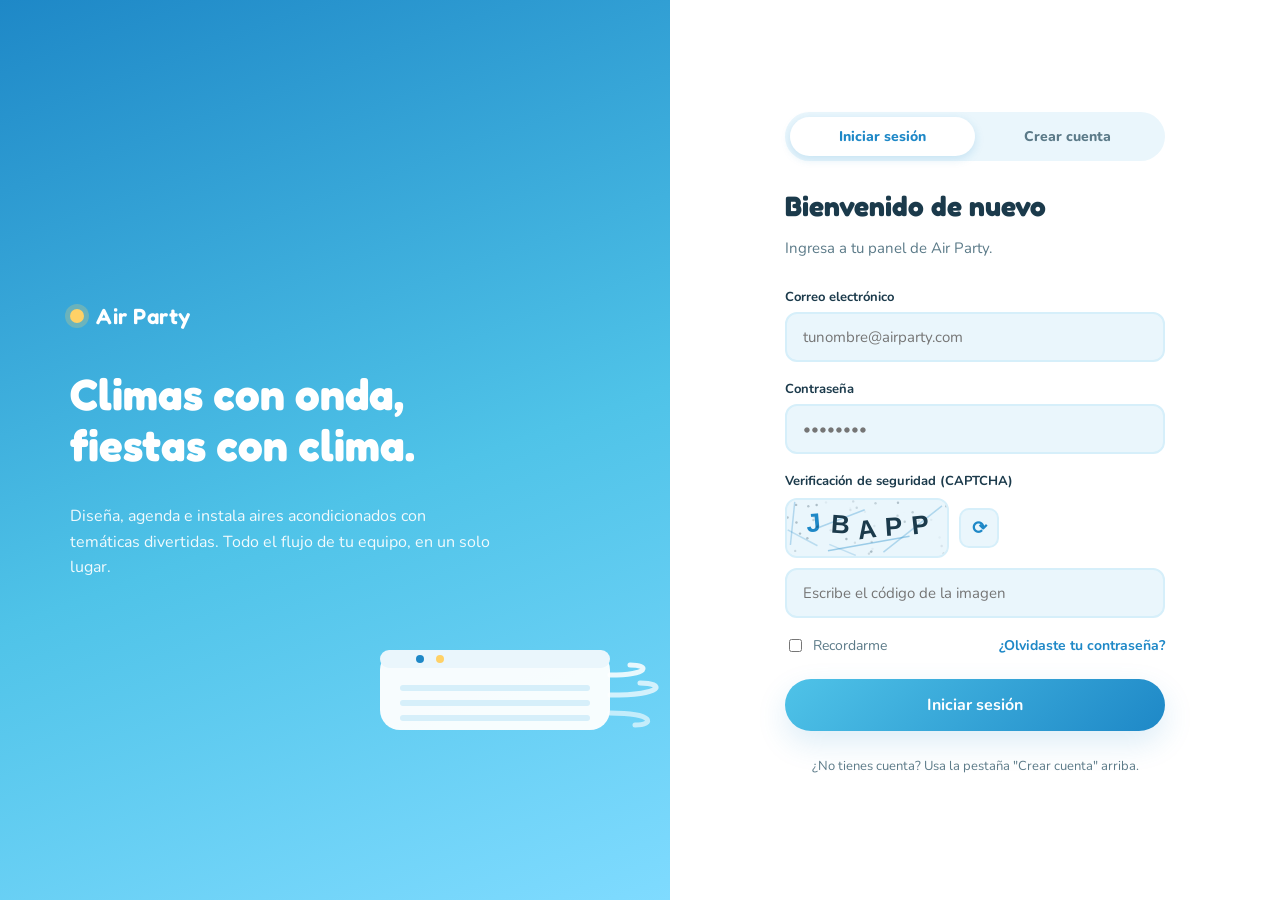
<file: index.html>
<!DOCTYPE html>
<html lang="es">
<head>
<meta charset="UTF-8">
<meta name="viewport" content="width=device-width, initial-scale=1.0">
<title>Air Party — Iniciar sesión</title>
<link rel="stylesheet" href="style.css">
</head>
<body>

<div class="login-wrap">

  <!-- Panel izquierdo: identidad de marca -->
  <div class="login-hero">
    <div class="brand-mark">
      <div class="logo-dot"></div>
      <span>Air Party</span>
    </div>

    <h1>Climas con onda,<br>fiestas con clima.</h1>
    <p>Diseña, agenda e instala aires acondicionados con temáticas divertidas. Todo el flujo de tu equipo, en un solo lugar.</p>

    <!-- Ilustración firma: AC soplando confeti -->
    <svg class="hero-illustration" viewBox="0 0 420 420" xmlns="http://www.w3.org/2000/svg">
      <!-- equipo de aire acondicionado -->
      <rect x="90" y="150" width="230" height="80" rx="20" fill="#ffffff" opacity="0.95"/>
      <rect x="90" y="150" width="230" height="18" rx="9" fill="#EAF6FC"/>
      <circle cx="130" cy="159" r="4" fill="#1E88C7"/>
      <circle cx="150" cy="159" r="4" fill="#FFD166"/>
      <!-- rejillas -->
      <rect x="110" y="185" width="190" height="6" rx="3" fill="#D6EFFA"/>
      <rect x="110" y="200" width="190" height="6" rx="3" fill="#D6EFFA"/>
      <rect x="110" y="215" width="190" height="6" rx="3" fill="#D6EFFA"/>

      <!-- ráfagas de viento -->
      <path d="M320 175 C 360 175, 360 165, 340 165" stroke="#ffffff" stroke-width="5" fill="none" stroke-linecap="round" opacity=".85"/>
      <path d="M320 195 C 375 195, 375 183, 350 183" stroke="#ffffff" stroke-width="5" fill="none" stroke-linecap="round" opacity=".7"/>
      <path d="M320 213 C 365 213, 365 225, 345 225" stroke="#ffffff" stroke-width="5" fill="none" stroke-linecap="round" opacity=".6"/>

      <!-- confeti animado -->
      <rect class="confetti" x="300" y="150" width="10" height="10" rx="2" fill="#FFD166" style="--dx:35px; animation-delay:.1s"/>
      <circle class="confetti" cx="330" cy="160" r="6" fill="#FF8A80" style="--dx:-20px; animation-delay:.8s"/>
      <rect class="confetti" x="350" y="200" width="8" height="8" rx="2" fill="#ffffff" style="--dx:25px; animation-delay:1.6s"/>
      <circle class="confetti" cx="315" cy="220" r="5" fill="#FFD166" style="--dx:-30px; animation-delay:2.2s"/>
      <rect class="confetti" x="360" y="170" width="9" height="9" rx="2" fill="#ffffff" style="--dx:15px; animation-delay:2.9s"/>
      <circle class="confetti" cx="290" cy="140" r="5" fill="#FF8A80" style="--dx:10px; animation-delay:3.4s"/>
    </svg>
  </div>

  <!-- Panel derecho: formulario -->
  <div class="login-panel">
    <div class="login-form">

      <!-- Selector Iniciar sesión / Crear cuenta -->
      <div class="auth-switch">
        <button type="button" class="auth-switch-btn active" id="btnModoLogin" onclick="cambiarModoAuth('login')">Iniciar sesión</button>
        <button type="button" class="auth-switch-btn" id="btnModoRegistro" onclick="cambiarModoAuth('registro')">Crear cuenta</button>
      </div>

      <!-- ===== FORMULARIO: INICIAR SESIÓN ===== -->
      <form id="loginForm" novalidate>
        <h2>Bienvenido de nuevo</h2>
        <p class="sub">Ingresa a tu panel de Air Party.</p>

        <div class="error-msg" id="errorMsg">Correo o contraseña incorrectos. Intenta de nuevo.</div>

        <div class="field">
          <label for="email">Correo electrónico</label>
          <input type="email" id="email" placeholder="tunombre@airparty.com" required autocomplete="username">
        </div>

        <div class="field">
          <label for="password">Contraseña</label>
          <input type="password" id="password" placeholder="••••••••" required autocomplete="current-password">
        </div>

        <div class="field captcha-field">
          <label>Verificación de seguridad (CAPTCHA)</label>
          <div class="captcha-box">
            <canvas id="captchaCanvas" width="160" height="56"></canvas>
            <button type="button" class="captcha-refresh" onclick="generarCaptcha('login')" title="Generar otro código">⟳</button>
          </div>
          <input type="text" id="captchaInput" placeholder="Escribe el código de la imagen" autocomplete="off">
        </div>

        <div class="row-between">
          <label class="remember">
            <input type="checkbox" id="remember" style="accent-color:#1E88C7;">
            Recordarme
          </label>
          <a href="#" class="link-muted" onclick="alert('Contacta a un administrador de Air Party para restablecer tu contraseña.'); return false;">¿Olvidaste tu contraseña?</a>
        </div>

        <button type="submit" class="btn btn-primary">Iniciar sesión</button>

        <p class="helper-note">
          ¿No tienes cuenta? Usa la pestaña "Crear cuenta" arriba.
        </p>
      </form>

      <!-- ===== FORMULARIO: CREAR CUENTA ===== -->
      <form id="registroForm" novalidate style="display:none;">
        <h2>Crear cuenta</h2>
        <p class="sub">Regístrate para acceder al panel de Air Party.</p>

        <div class="error-msg" id="errorMsgRegistro">Revisa los datos marcados.</div>
        <div class="success-msg" id="successMsgRegistro">Cuenta creada. Ahora puedes iniciar sesión.</div>

        <div class="field">
          <label for="regNombre">Nombre</label>
          <input type="text" id="regNombre" placeholder="Tu nombre" required autocomplete="name">
        </div>

        <div class="field">
          <label for="regEmail">Correo electrónico</label>
          <input type="email" id="regEmail" placeholder="tunombre@airparty.com" required autocomplete="username">
        </div>

        <div class="field">
          <label for="regPassword">Contraseña</label>
          <input type="password" id="regPassword" placeholder="Mínimo 4 caracteres" required autocomplete="new-password">
        </div>

        <div class="field captcha-field">
          <label>Verificación de seguridad (CAPTCHA)</label>
          <div class="captcha-box">
            <canvas id="captchaCanvasReg" width="160" height="56"></canvas>
            <button type="button" class="captcha-refresh" onclick="generarCaptcha('registro')" title="Generar otro código">⟳</button>
          </div>
          <input type="text" id="captchaInputReg" placeholder="Escribe el código de la imagen" autocomplete="off">
        </div>

        <button type="submit" class="btn btn-primary">Crear cuenta</button>

        <p class="helper-note">
          Tu contraseña se guarda con hash SHA-256, nunca en texto plano.
        </p>
      </form>

    </div>
  </div>

</div>

<script src="app.js"></script>
</body>
</html>
</file>
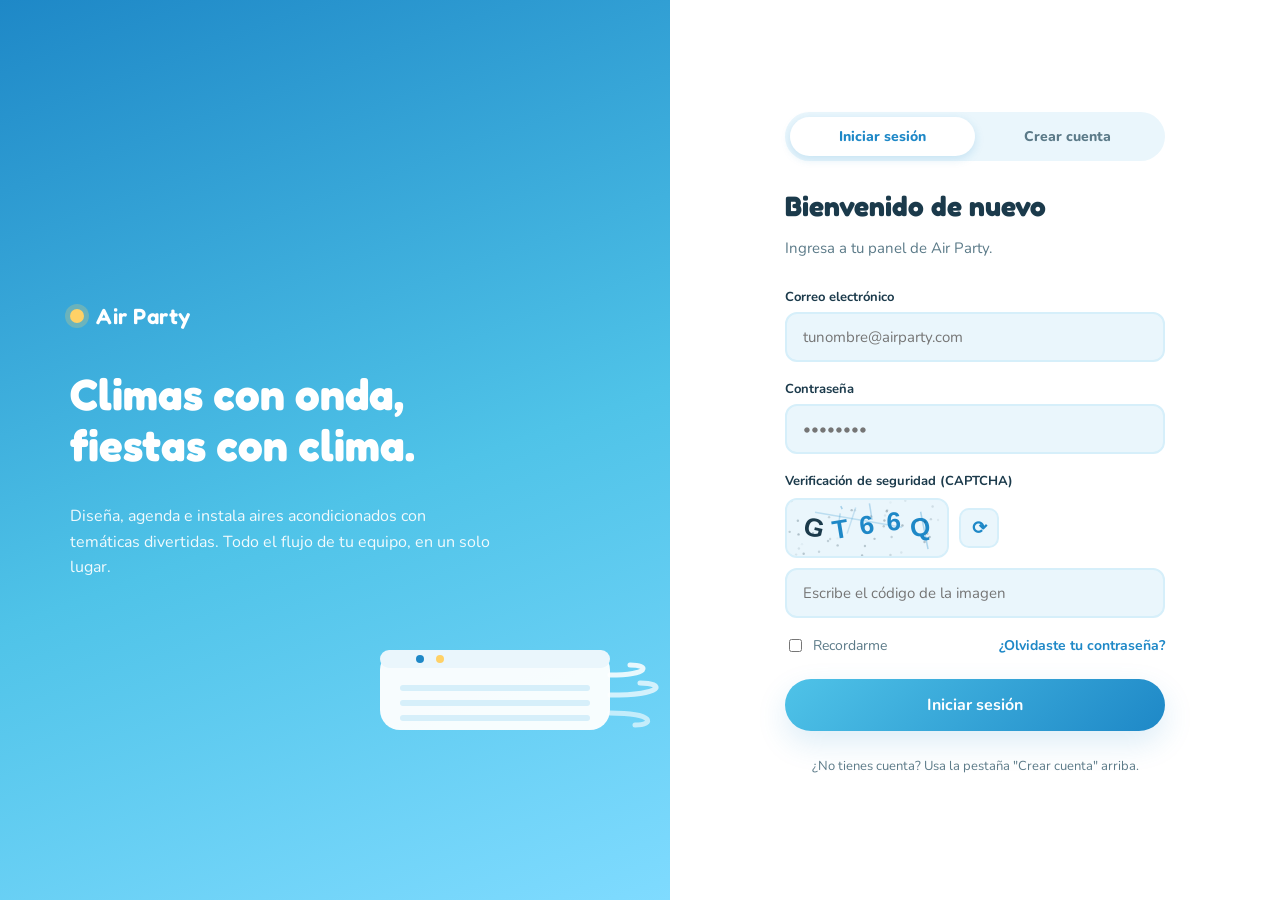
<file: dashboard.html>
<!DOCTYPE html>
<html lang="es">
<head>
<meta charset="UTF-8">
<meta name="viewport" content="width=device-width, initial-scale=1.0">
<title>Air Party — Panel</title>
<link rel="stylesheet" href="style.css">
</head>
<body>

<div class="notif-container" id="notifContainer"></div>

<div class="app-shell">

  <!-- ===== Barra superior ===== -->
  <header class="topbar">
    <div class="brand-mark">
      <div class="logo-dot"></div>
      <span>Air Party</span>
    </div>
    <div class="topbar-right">
      <div class="user-chip">
        <div class="avatar" id="userAvatar">A</div>
        <span id="userName">Equipo Air Party</span>
      </div>
      <button class="btn btn-ghost btn-sm" onclick="cerrarSesion()">Cerrar sesión</button>
    </div>
  </header>

  <!-- ===== Navegación por pestañas ===== -->
  <nav class="tabbar">
    <button class="tab-btn active" data-view="agenda">🗓️ Agenda</button>
    <button class="tab-btn" data-view="disenos">🎨 Diseños</button>
    <button class="tab-btn" data-view="instalacion">❄️ Instalación de climas</button>
  </nav>

  <!-- ===== AGENDA ===== -->
  <section class="view active" id="view-agenda">
    <div class="view-header">
      <h2>Agenda</h2>
      <p>Organiza visitas, entregas de diseño e instalaciones del equipo.</p>
    </div>

    <div class="agenda-grid">
      <div class="calendar-card card">
        <div class="cal-head">
          <h3 id="calMonthLabel">Mes</h3>
          <div class="cal-nav">
            <button onclick="cambiarMes(-1)">‹</button>
            <button onclick="cambiarMes(1)">›</button>
          </div>
        </div>
        <div class="cal-weekdays">
          <div>D</div><div>L</div><div>M</div><div>M</div><div>J</div><div>V</div><div>S</div>
        </div>
        <div class="cal-days" id="calDays"></div>
      </div>

      <div>
        <div class="agenda-form card">
          <h3>Nueva cita</h3>
          <div class="field">
            <label for="evTitulo">Título</label>
            <input type="text" id="evTitulo" placeholder="Ej. Instalación climas — Salón Fiesta Azul">
          </div>
          <div class="field">
            <label for="evFecha">Fecha seleccionada</label>
            <input type="text" id="evFecha" readonly>
          </div>
          <div class="field">
            <label for="evHora">Hora</label>
            <input type="time" id="evHora">
          </div>
          <button class="btn btn-primary" style="width:100%" onclick="agregarEvento()">Agregar a la agenda</button>
        </div>

        <div class="events-list card" style="padding:24px; margin-top:20px;">
          <h3>Próximas citas</h3>
          <div id="eventsList"></div>
        </div>
      </div>
    </div>
  </section>

  <!-- ===== DISEÑOS ===== -->
  <section class="view" id="view-disenos">
    <div class="view-header">
      <h2>Diseños</h2>
      <p>Temáticas divertidas para personalizar los equipos de clima de tus clientes.</p>
    </div>

    <div class="designs-grid" id="designsGrid"></div>

    <div class="customizer card" id="customizerPanel">
      <h3 id="custTitle">Personalizar diseño</h3>
      <p class="sub">Elige un color de acento para esta temática y guárdalo como favorito.</p>
      <div class="customizer-preview" id="custPreview"></div>
      <div class="swatches" id="custSwatches"></div>
      <button class="btn btn-spark" onclick="guardarFavorito()">Guardar como favorito</button>
      <button class="btn btn-ghost" onclick="cerrarCustomizer()">Cerrar</button>
    </div>
  </section>

  <!-- ===== INSTALACIÓN DE CLIMAS ===== -->
  <section class="view" id="view-instalacion">
    <div class="view-header">
      <h2>Instalación de climas</h2>
      <p>Programa y da seguimiento a las instalaciones de equipos.</p>
    </div>

    <div class="install-grid">
      <div class="install-form card">
        <h3>Programar instalación</h3>
        <div class="form-row">
          <div class="field">
            <label for="insCliente">Cliente</label>
            <input type="text" id="insCliente" placeholder="Nombre del cliente">
          </div>
          <div class="field">
            <label for="insTelefono">Teléfono</label>
            <input type="text" id="insTelefono" placeholder="81 0000 0000">
          </div>
        </div>
        <div class="field">
          <label for="insDireccion">Dirección</label>
          <input type="text" id="insDireccion" placeholder="Calle, número, colonia">
        </div>
        <div class="form-row">
          <div class="field">
            <label for="insTipo">Tipo de equipo</label>
            <select id="insTipo">
              <option>Mini split — Temática Selva Tropical</option>
              <option>Mini split — Temática Fiesta de Confeti</option>
              <option>Mini split — Temática Espacio Neón</option>
              <option>Mini split — Temática Retro Arcade</option>
              <option>Mini split — Temática Playa de Verano</option>
              <option>Mini split — Temática Fiesta de Nieve</option>
              <option>Mini split — Temática Cumpleaños Dorado</option>
              <option>Mini split — Temática Halloween Spooky</option>
              <option>Mini split — Temática Navidad Mágica</option>
              <option>Mini split — Temática Circo Divertido</option>
              <option>Mini split — Temática Unicornio Pastel</option>
              <option>Mini split — Temática Acuario Submarino</option>
              <option>Ventana — Diseño clásico Air Party</option>
            </select>
          </div>
          <div class="field">
            <label for="insFecha">Fecha</label>
            <input type="date" id="insFecha">
          </div>
        </div>
        <div class="field">
          <label for="insNotas">Notas</label>
          <input type="text" id="insNotas" placeholder="Detalles adicionales (opcional)">
        </div>
        <button class="btn btn-primary" style="width:100%" onclick="agregarInstalacion()">Programar instalación</button>
      </div>

      <div class="install-table-card card">
        <h3>Instalaciones programadas</h3>
        <table>
          <thead>
            <tr>
              <th>Cliente</th>
              <th>Equipo</th>
              <th>Fecha</th>
              <th>Estado</th>
              <th></th>
            </tr>
          </thead>
          <tbody id="installTableBody"></tbody>
        </table>
        <div id="installEmpty" class="table-empty" style="display:none;">
          Aún no hay instalaciones programadas. ¡Agrega la primera!
        </div>
      </div>
    </div>
  </section>

</div>

<!-- ===== MODAL: PAGO SIMULADO (PAYPAL) ===== -->
<div class="modal-overlay" id="pagoModal">
  <div class="modal-box card">

    <!-- Paso 1: checkout simulado -->
    <div id="pagoStepCheckout">
      <div class="paypal-header">
        <span class="paypal-logo">Pay<b>Pal</b></span>
        <span class="modo-sandbox">modo de pruebas</span>
      </div>
      <h3 style="margin-top:14px;">Confirmar pago</h3>
      <p class="sub" id="pagoResumen">Instalación para —</p>

      <div class="field">
        <label>Correo de PayPal</label>
        <input type="email" id="pagoEmail" placeholder="tucorreo@ejemplo.com">
      </div>
      <div class="field">
        <label>Tarjeta asociada (simulada)</label>
        <input type="text" id="pagoTarjeta" placeholder="**** **** **** 4242" value="**** **** **** 4242" readonly>
      </div>

      <div class="pago-total">
        <span>Total a pagar</span>
        <strong id="pagoMonto">$0.00 MXN</strong>
      </div>

      <button class="btn btn-primary" style="width:100%" onclick="confirmarPago()">Pagar ahora</button>
      <button class="btn btn-ghost" style="width:100%; margin-top:10px;" onclick="cerrarModalPago()">Cancelar</button>

      <p class="helper-note" style="margin-top:14px;">
        Esta es una simulación educativa. No se procesa ningún cargo real ni se conecta con la API oficial de PayPal.
      </p>
    </div>

    <!-- Paso 2: procesando -->
    <div id="pagoStepProcesando" style="display:none; text-align:center; padding: 30px 0;">
      <div class="spinner"></div>
      <p style="margin-top:16px; font-weight:700;">Procesando pago con PayPal…</p>
    </div>

    <!-- Paso 3: recibo con sello digital -->
    <div id="pagoStepRecibo" style="display:none;">
      <div class="recibo" id="reciboContenido">
        <!-- se llena dinámicamente -->
      </div>
      <button class="btn btn-primary" style="width:100%; margin-top:16px;" onclick="imprimirRecibo()">Descargar / Imprimir recibo</button>
      <button class="btn btn-ghost" style="width:100%; margin-top:10px;" onclick="cerrarModalPago()">Cerrar</button>
    </div>

  </div>
</div>

<div class="toast" id="toast"></div>

<script src="app.js"></script>
</body>
</html>
</file>
<file: style.css>
/* ===================================================
   AIR PARTY — Identidad visual
   Celeste + blanco, tono divertido/fiesta
=================================================== */

@import url('https://fonts.googleapis.com/css2?family=Fredoka:wght@400;500;600;700&family=Nunito:wght@400;600;700;800&display=swap');

:root{
  --sky:        #4FC3E8;
  --sky-deep:   #1E88C7;
  --sky-pale:   #EAF6FC;
  --sky-mist:   #D6EFFA;
  --white:      #FFFFFF;
  --navy:       #1B3A4B;
  --navy-soft:  #5B7A88;
  --spark:      #FFD166;
  --coral:      #FF8A80;

  --radius-lg: 28px;
  --radius-md: 18px;
  --radius-sm: 12px;
  --shadow-soft: 0 12px 30px rgba(30, 136, 199, 0.15);
  --shadow-card: 0 6px 18px rgba(27, 58, 75, 0.08);
}

*{ box-sizing: border-box; }

html, body{
  margin:0; padding:0;
  font-family: 'Nunito', sans-serif;
  background: var(--sky-pale);
  color: var(--navy);
}

h1,h2,h3,h4,.brand{
  font-family: 'Fredoka', sans-serif;
  color: var(--navy);
  margin: 0;
}

a{ color: inherit; text-decoration: none; }

button{ font-family: 'Nunito', sans-serif; cursor: pointer; border: none; }

::selection{ background: var(--spark); color: var(--navy); }

/* ---------- Botones ---------- */
.btn{
  display:inline-flex; align-items:center; justify-content:center; gap:8px;
  padding: 13px 26px;
  border-radius: 999px;
  font-weight: 700;
  font-size: 15px;
  transition: transform .15s ease, box-shadow .15s ease, background .15s ease;
}
.btn-primary{
  background: linear-gradient(135deg, var(--sky) 0%, var(--sky-deep) 100%);
  color: var(--white);
  box-shadow: var(--shadow-soft);
}
.btn-primary:hover{ transform: translateY(-2px); box-shadow: 0 16px 30px rgba(30,136,199,.28); }
.btn-primary:active{ transform: translateY(0); }

.btn-ghost{
  background: var(--white);
  color: var(--sky-deep);
  border: 2px solid var(--sky-mist);
}
.btn-ghost:hover{ border-color: var(--sky); background: var(--sky-pale); }

.btn-spark{
  background: var(--spark);
  color: var(--navy);
}
.btn-spark:hover{ transform: translateY(-2px); box-shadow: 0 10px 20px rgba(255,209,102,.45); }

.btn-sm{ padding: 8px 16px; font-size: 13px; }

/* ---------- Utilidades de tarjeta ---------- */
.card{
  background: var(--white);
  border-radius: var(--radius-md);
  box-shadow: var(--shadow-card);
}

/* ===================================================
   LOGIN
=================================================== */
.login-wrap{
  min-height: 100vh;
  display: grid;
  grid-template-columns: 1.1fr 1fr;
}

.login-hero{
  position: relative;
  background: linear-gradient(160deg, var(--sky-deep) 0%, var(--sky) 55%, #7FDBFF 100%);
  overflow: hidden;
  display:flex; flex-direction:column; justify-content:center;
  padding: 60px 70px;
  color: var(--white);
}

.login-hero .brand-mark{
  display:flex; align-items:center; gap:12px; margin-bottom: 40px;
}
.login-hero .brand-mark .logo-dot{
  width:14px; height:14px; border-radius:50%;
  background: var(--spark);
  box-shadow: 0 0 0 5px rgba(255,209,102,.25);
}
.login-hero .brand-mark span{
  font-family:'Fredoka', sans-serif; font-size: 22px; font-weight:600; letter-spacing:.5px;
}

.login-hero h1{
  color: var(--white);
  font-size: 44px;
  line-height: 1.15;
  max-width: 480px;
  margin-bottom: 18px;
}
.login-hero p{
  max-width: 420px;
  font-size: 16px;
  opacity: .92;
  line-height: 1.6;
}

.hero-illustration{
  position: absolute;
  right: -40px; bottom: -20px;
  width: 420px; height: 420px;
  pointer-events:none;
}

/* Confeti flotante */
.confetti{
  position: absolute;
  opacity: 0;
  animation: drift 5.5s ease-in-out infinite;
}
@keyframes drift{
  0%   { transform: translateY(10px) rotate(0deg); opacity: 0; }
  15%  { opacity: 1; }
  100% { transform: translateY(-160px) translateX(var(--dx,20px)) rotate(240deg); opacity: 0; }
}

.login-panel{
  display:flex; align-items:center; justify-content:center;
  background: var(--white);
  padding: 40px;
}

.login-form{
  width: 100%;
  max-width: 380px;
}
.login-form h2{ font-size: 28px; margin-bottom:6px; }
.login-form .sub{ color: var(--navy-soft); margin-bottom: 30px; font-size:15px; }

.field{ margin-bottom: 18px; }
.field label{
  display:block; font-weight:700; font-size:13px; margin-bottom:6px; color: var(--navy);
}
.field input, .field select{
  width:100%;
  padding: 13px 16px;
  border-radius: var(--radius-sm);
  border: 2px solid var(--sky-mist);
  background: var(--sky-pale);
  font-size: 15px;
  font-family: 'Nunito', sans-serif;
  color: var(--navy);
  outline:none;
  transition: border-color .15s ease, background .15s ease;
}
.field input:focus, .field select:focus{
  border-color: var(--sky);
  background: var(--white);
}

.row-between{ display:flex; align-items:center; justify-content:space-between; margin-bottom:24px; font-size:14px; }
.remember{ display:flex; align-items:center; gap:8px; color: var(--navy-soft); }
.link-muted{ color: var(--sky-deep); font-weight:700; }

.login-form .btn-primary{ width:100%; padding:15px; font-size:16px; }

.error-msg{
  display:none;
  background:#FFE8E5; color:#C0392B; border-radius: var(--radius-sm);
  padding: 10px 14px; font-size: 13.5px; font-weight:700; margin-bottom:16px;
}

.helper-note{
  margin-top: 26px; text-align:center; font-size: 13px; color: var(--navy-soft);
}

@media (max-width: 900px){
  .login-wrap{ grid-template-columns: 1fr; }
  .login-hero{ padding: 40px 30px; min-height: 260px; }
  .login-hero h1{ font-size: 30px; }
  .hero-illustration{ display:none; }
}

/* ===================================================
   DASHBOARD
=================================================== */
.app-shell{ min-height:100vh; display:flex; flex-direction:column; }

.topbar{
  display:flex; align-items:center; justify-content:space-between;
  padding: 18px 36px;
  background: var(--white);
  box-shadow: 0 2px 12px rgba(27,58,75,.06);
  position: sticky; top:0; z-index: 20;
}
.topbar .brand-mark{ display:flex; align-items:center; gap:10px; }
.topbar .logo-dot{
  width:12px;height:12px;border-radius:50%;
  background: linear-gradient(135deg, var(--spark), var(--coral));
}
.topbar .brand-mark span{ font-family:'Fredoka',sans-serif; font-weight:600; font-size:20px; }

.topbar-right{ display:flex; align-items:center; gap:16px; }
.user-chip{
  display:flex; align-items:center; gap:10px;
  background: var(--sky-pale); padding: 6px 14px 6px 6px; border-radius: 999px;
  font-weight:700; font-size:14px;
}
.user-chip .avatar{
  width:32px;height:32px;border-radius:50%;
  background: linear-gradient(135deg, var(--sky), var(--sky-deep));
  display:flex; align-items:center; justify-content:center;
  color:#fff; font-size:14px; font-weight:800;
}

.tabbar{
  display:flex; gap:10px; padding: 20px 36px 0;
  flex-wrap: wrap;
}
.tab-btn{
  background: var(--white);
  border: 2px solid var(--sky-mist);
  color: var(--navy-soft);
  padding: 12px 22px;
  border-radius: 999px;
  font-weight: 800;
  font-size: 14.5px;
  display:flex; align-items:center; gap:8px;
  transition: all .15s ease;
}
.tab-btn:hover{ border-color: var(--sky); color: var(--sky-deep); }
.tab-btn.active{
  background: linear-gradient(135deg, var(--sky) 0%, var(--sky-deep) 100%);
  border-color: transparent;
  color: var(--white);
  box-shadow: var(--shadow-soft);
}

.view{
  display:none;
  padding: 28px 36px 60px;
  animation: fadeUp .35s ease;
}
.view.active{ display:block; }

@keyframes fadeUp{
  from{ opacity:0; transform: translateY(8px); }
  to{ opacity:1; transform: translateY(0); }
}

.view-header{ margin-bottom: 22px; }
.view-header h2{ font-size: 26px; margin-bottom:4px; }
.view-header p{ color: var(--navy-soft); font-size: 14.5px; }

/* ---------- AGENDA ---------- */
.agenda-grid{
  display:grid;
  grid-template-columns: 1.3fr 1fr;
  gap: 24px;
}
@media (max-width: 1000px){ .agenda-grid{ grid-template-columns: 1fr; } }

.calendar-card{ padding: 24px; }
.cal-head{
  display:flex; align-items:center; justify-content:space-between; margin-bottom: 18px;
}
.cal-head h3{ font-size:18px; }
.cal-nav{ display:flex; gap:6px; }
.cal-nav button{
  background: var(--sky-pale); color: var(--sky-deep);
  width:34px; height:34px; border-radius:10px; font-size:16px; font-weight:800;
}
.cal-nav button:hover{ background: var(--sky-mist); }

.cal-weekdays, .cal-days{
  display:grid; grid-template-columns: repeat(7, 1fr); gap: 6px;
}
.cal-weekdays div{
  text-align:center; font-size:12px; font-weight:800; color: var(--navy-soft); padding-bottom:8px;
}
.cal-day{
  aspect-ratio: 1;
  display:flex; align-items:center; justify-content:center;
  border-radius: 12px;
  font-size: 14px; font-weight:700;
  background: var(--sky-pale);
  color: var(--navy);
  position: relative;
  transition: background .15s ease;
}
.cal-day:hover{ background: var(--sky-mist); }
.cal-day.empty{ background: transparent; }
.cal-day.today{ box-shadow: inset 0 0 0 2px var(--sky-deep); }
.cal-day.has-event::after{
  content:''; position:absolute; bottom:6px; width:6px; height:6px; border-radius:50%;
  background: var(--coral);
}
.cal-day.selected{ background: linear-gradient(135deg, var(--sky), var(--sky-deep)); color:#fff; }

.agenda-form{ padding: 24px; }
.agenda-form h3{ font-size:18px; margin-bottom:16px; }

.events-list{ margin-top: 26px; }
.events-list h3{ font-size:16px; margin-bottom:14px; }
.event-item{
  display:flex; gap:14px; align-items:flex-start;
  background: var(--sky-pale);
  border-radius: var(--radius-sm);
  padding: 14px 16px;
  margin-bottom: 10px;
}
.event-item .dot{
  width:10px;height:10px;border-radius:50%; margin-top:5px;
  background: var(--sky-deep); flex-shrink:0;
}
.event-item .info strong{ display:block; font-size:14.5px; }
.event-item .info span{ font-size:13px; color: var(--navy-soft); }
.event-item .del{
  margin-left:auto; background:transparent; color:#C0392B; font-size:13px; font-weight:800;
}
.empty-note{ color: var(--navy-soft); font-size:14px; font-style:italic; padding: 10px 0; }

/* ---------- DISEÑOS ---------- */
.designs-grid{
  display:grid; grid-template-columns: repeat(auto-fill, minmax(240px, 1fr));
  gap: 20px;
}
.design-card{
  border-radius: var(--radius-md);
  overflow:hidden;
  background: var(--white);
  box-shadow: var(--shadow-card);
  transition: transform .18s ease, box-shadow .18s ease;
  border: 3px solid transparent;
}
.design-card:hover{ transform: translateY(-4px); box-shadow: 0 14px 26px rgba(27,58,75,.14); }
.design-card.favorito{ border-color: var(--spark); }

.design-preview{
  height: 130px;
  display:flex; align-items:center; justify-content:center;
  font-size: 46px;
  position:relative;
}
.design-body{ padding: 16px 18px 20px; }
.design-body h4{ font-size:16px; margin-bottom:4px; }
.design-body p{ font-size:13px; color: var(--navy-soft); margin:0 0 14px; line-height:1.5; }
.design-actions{ display:flex; gap:8px; }

.customizer{
  margin-top: 28px;
  padding: 24px;
  display:none;
}
.customizer.active{ display:block; }
.customizer h3{ font-size:18px; margin-bottom: 4px; }
.customizer .sub{ color: var(--navy-soft); font-size:13.5px; margin-bottom:18px; }
.swatches{ display:flex; gap:10px; margin-bottom: 20px; flex-wrap:wrap; }
.swatch{
  width:38px; height:38px; border-radius:50%;
  border: 3px solid transparent;
  cursor:pointer;
}
.swatch.selected{ border-color: var(--navy); transform: scale(1.1); }
.customizer-preview{
  height: 160px; border-radius: var(--radius-md);
  display:flex; align-items:center; justify-content:center;
  font-size: 60px; margin-bottom: 18px;
  transition: background .2s ease;
}

/* ---------- INSTALACIÓN ---------- */
.install-grid{
  display:grid; grid-template-columns: 1fr 1.3fr; gap: 24px;
}
@media (max-width: 1000px){ .install-grid{ grid-template-columns: 1fr; } }
.install-form{ padding:24px; }
.install-form h3{ font-size:18px; margin-bottom:16px; }
.form-row{ display:grid; grid-template-columns: 1fr 1fr; gap: 14px; }
@media (max-width:560px){ .form-row{ grid-template-columns: 1fr; } }

.install-table-card{ padding: 24px; }
.install-table-card h3{ font-size:18px; margin-bottom:16px; }
table{ width:100%; border-collapse: collapse; font-size:13.5px; }
th{
  text-align:left; padding: 10px 12px; color: var(--navy-soft); font-size:12px;
  text-transform: uppercase; letter-spacing:.4px; border-bottom: 2px solid var(--sky-pale);
}
td{ padding: 12px; border-bottom: 1px solid var(--sky-pale); vertical-align: middle; }
.badge{
  padding: 5px 12px; border-radius: 999px; font-size:11.5px; font-weight:800;
  display:inline-block;
}
.badge-pendiente{ background:#FFF3D6; color:#9A6B00; }
.badge-confirmada{ background:#D9F0FF; color: var(--sky-deep); }
.badge-completada{ background:#DEF7E4; color:#1E7B3C; }
.badge{ cursor:pointer; }
.table-empty{ text-align:center; color: var(--navy-soft); padding: 30px 0; font-style: italic; }

.toast{
  position: fixed; bottom: 26px; left: 50%; transform: translateX(-50%) translateY(20px);
  background: var(--navy); color:#fff; padding: 13px 24px; border-radius: 999px;
  font-weight:700; font-size:14px; opacity:0; pointer-events:none;
  transition: all .3s ease; z-index: 100;
  box-shadow: 0 10px 24px rgba(0,0,0,.2);
}
.toast.show{ opacity:1; transform: translateX(-50%) translateY(0); }

/* ===================================================
   AUTENTICACIÓN: switch login / registro
=================================================== */
.auth-switch{
  display:flex; background: var(--sky-pale); border-radius: 999px; padding: 5px; margin-bottom: 28px;
}
.auth-switch-btn{
  flex:1; padding: 10px 14px; border-radius: 999px; background: transparent;
  font-weight: 800; font-size: 14px; color: var(--navy-soft);
  transition: all .15s ease;
}
.auth-switch-btn.active{
  background: var(--white); color: var(--sky-deep); box-shadow: 0 3px 10px rgba(30,136,199,.18);
}

.success-msg{
  display:none;
  background:#DEF7E4; color:#1E7B3C; border-radius: var(--radius-sm);
  padding: 10px 14px; font-size: 13.5px; font-weight:700; margin-bottom:16px;
}

/* ---------- CAPTCHA ---------- */
.captcha-field label{ margin-bottom:8px; }
.captcha-box{
  display:flex; align-items:center; gap:10px; margin-bottom:10px;
}
.captcha-box canvas{
  border-radius: var(--radius-sm);
  border: 2px solid var(--sky-mist);
  background: var(--sky-pale);
}
.captcha-refresh{
  width:40px; height:40px; border-radius: 10px;
  background: var(--sky-pale); color: var(--sky-deep);
  font-size: 18px; font-weight:800; flex-shrink:0;
  border: 2px solid var(--sky-mist);
}
.captcha-refresh:hover{ background: var(--sky-mist); }

/* ===================================================
   NOTIFICACIONES (buenas prácticas: login, compra, etc.)
=================================================== */
.notif-container{
  position: fixed; top: 20px; right: 20px; z-index: 200;
  display:flex; flex-direction:column; gap:10px;
  max-width: 340px;
}
.notif{
  display:flex; gap:12px; align-items:flex-start;
  background: var(--white);
  border-radius: var(--radius-sm);
  padding: 14px 16px;
  box-shadow: 0 10px 26px rgba(27,58,75,.16);
  border-left: 5px solid var(--sky-deep);
  transform: translateX(120%);
  transition: transform .35s ease;
}
.notif.show{ transform: translateX(0); }
.notif.success{ border-left-color: #2FAE60; }
.notif.error{ border-left-color: #E1543E; }
.notif.info{ border-left-color: var(--sky-deep); }
.notif .icon{ font-size: 20px; line-height:1; }
.notif .txt strong{ display:block; font-size:14px; margin-bottom:2px; }
.notif .txt span{ font-size:12.5px; color: var(--navy-soft); }

/* ===================================================
   MODAL DE PAGO SIMULADO (PayPal) + RECIBO
=================================================== */
.modal-overlay{
  display:none;
  position: fixed; inset:0; background: rgba(27,58,75,.45);
  align-items:center; justify-content:center; z-index: 300; padding: 20px;
}
.modal-overlay.active{ display:flex; }
.modal-box{
  width: 100%; max-width: 420px;
  padding: 28px;
  max-height: 90vh; overflow-y:auto;
}

.paypal-header{ display:flex; align-items:center; justify-content:space-between; }
.paypal-logo{ font-size:20px; color:#003087; font-family:'Nunito',sans-serif; font-weight:800; }
.paypal-logo b{ color:#009cde; }
.modo-sandbox{
  font-size:11px; font-weight:800; color: var(--navy-soft);
  background: var(--sky-pale); padding:4px 10px; border-radius:999px;
}

.pago-total{
  display:flex; align-items:center; justify-content:space-between;
  background: var(--sky-pale); border-radius: var(--radius-sm);
  padding: 14px 18px; margin: 18px 0; font-weight:700;
}
.pago-total strong{ font-size:18px; color: var(--sky-deep); }

.spinner{
  width:46px; height:46px; border-radius:50%;
  border: 5px solid var(--sky-mist); border-top-color: var(--sky-deep);
  margin: 0 auto; animation: spin .8s linear infinite;
}
@keyframes spin{ to{ transform: rotate(360deg); } }

.recibo{
  border: 2px dashed var(--sky-mist);
  border-radius: var(--radius-md);
  padding: 22px;
  position: relative;
}
.recibo h4{ font-size:17px; margin-bottom:2px; }
.recibo .folio{ font-size:12px; color: var(--navy-soft); margin-bottom:16px; }
.recibo-row{
  display:flex; justify-content:space-between; font-size:13.5px; padding: 6px 0;
  border-bottom: 1px solid var(--sky-pale);
}
.recibo-row span:first-child{ color: var(--navy-soft); }
.recibo-row strong{ text-align:right; }

.sello{
  margin-top: 18px;
  display:flex; align-items:center; gap:12px;
  background: #DEF7E4; border-radius: var(--radius-sm);
  padding: 12px 16px;
}
.sello .badge-check{
  width:36px; height:36px; border-radius:50%;
  background: #2FAE60; color:#fff; display:flex; align-items:center; justify-content:center;
  font-size:18px; flex-shrink:0;
}
.sello .info strong{ display:block; font-size:13.5px; color:#1E7B3C; }
.sello .info span{ font-size:11.5px; color:#1E7B3C; opacity:.85; word-break:break-all; }

.recibo-note{
  margin-top: 14px; font-size: 11px; color: var(--navy-soft); line-height:1.5; text-align:center;
}

@media print{
  body *{ visibility: hidden; }
  .recibo, .recibo *{ visibility: visible; }
  .recibo{ position: absolute; top:0; left:0; width:100%; border-style:solid; }
}
</file>
